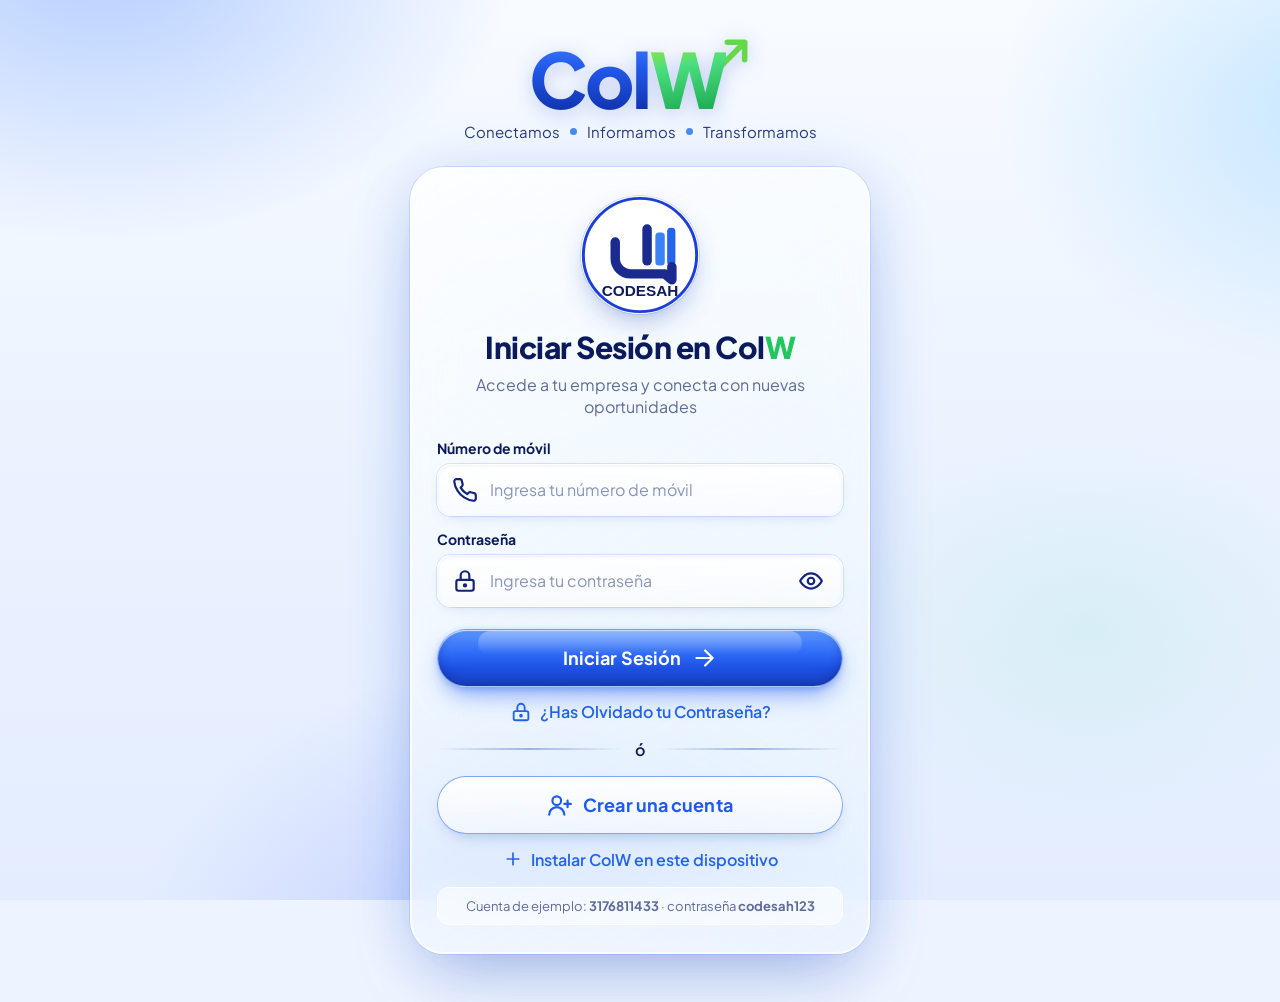
<file: index.html>
<!doctype html>
<html lang="es">
<head>
  <meta charset="utf-8" />
  <meta name="viewport" content="width=device-width, initial-scale=1, viewport-fit=cover" />
  <title>ColW · Red que transforma y conecta el mundo</title>
  <meta name="theme-color" content="#eef4ff" />
  <meta name="description" content="Red empresarial de CODESAH: conecta empresas, publica novedades y genera oportunidades." />
  <link rel="manifest" href="manifest.webmanifest" />
  <link rel="icon" href="img/favicon.svg" type="image/svg+xml" />
  <link rel="apple-touch-icon" href="img/apple-touch-icon.png" />
  <meta name="apple-mobile-web-app-capable" content="yes" />
  <meta name="mobile-web-app-capable" content="yes" />
  <meta name="apple-mobile-web-app-status-bar-style" content="black-translucent" />
  <meta name="apple-mobile-web-app-title" content="ColW" />
  <meta name="format-detection" content="telephone=no" />
  <link rel="preconnect" href="https://fonts.googleapis.com" />
  <link href="https://fonts.googleapis.com/css2?family=Plus+Jakarta+Sans:wght@400;500;600;700;800&display=swap" rel="stylesheet" />
  <link rel="stylesheet" href="css/styles.css" />
  <link rel="stylesheet" href="css/glass.css" />
</head>
<body>
  <div id="app"></div>
  <div id="modal-root"></div>
  <div id="toast" role="status" aria-live="polite"></div>
  <script src="js/icons.js"></script>
  <script src="js/mock-api.js"></script>
  <script src="js/store.js"></script>
  <script src="js/app.js"></script>
</body>
</html>
</file>
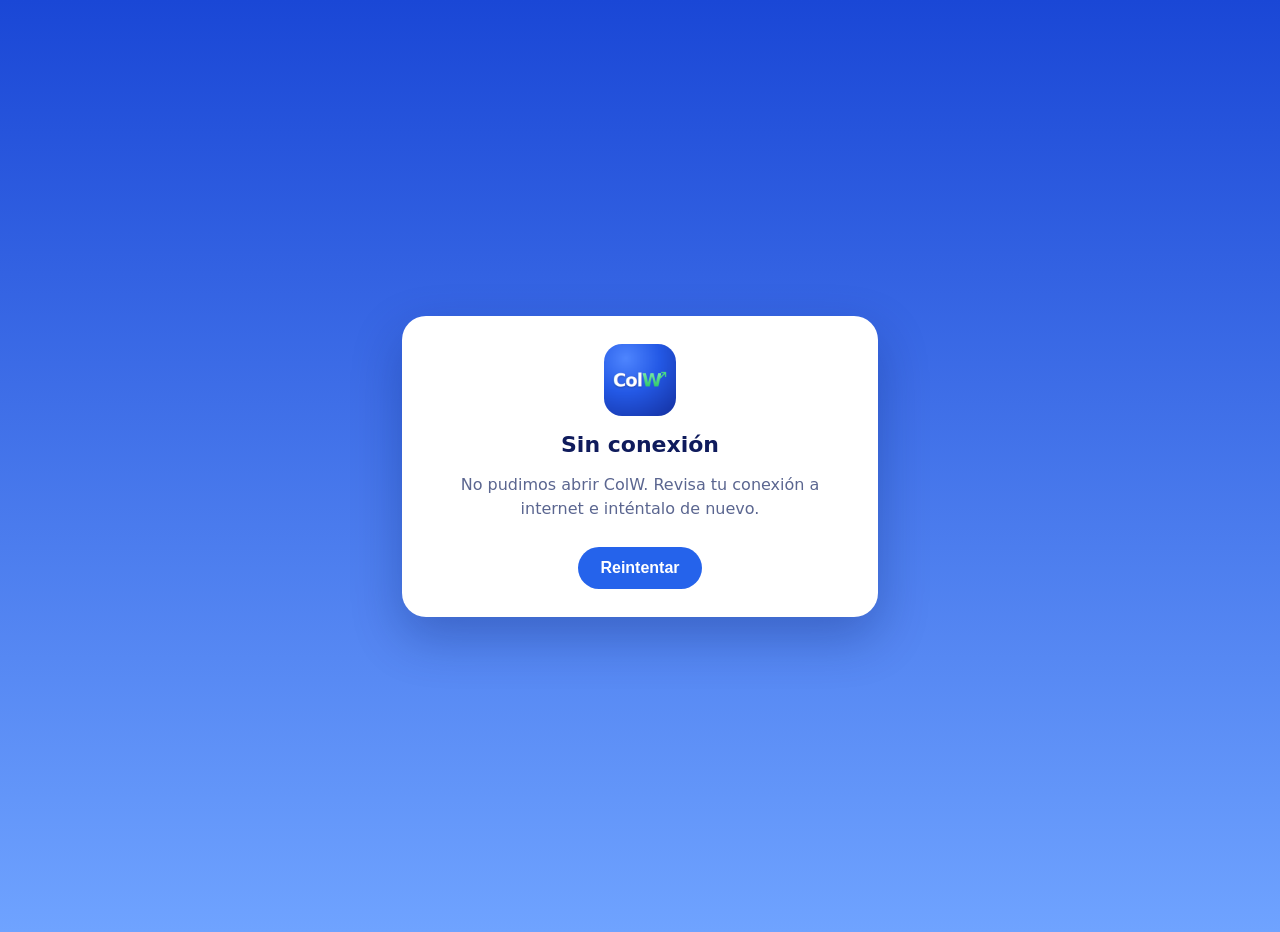
<file: offline.html>
<!doctype html>
<html lang="es"><head><meta charset="utf-8"><meta name="viewport" content="width=device-width,initial-scale=1,viewport-fit=cover">
<title>ColW · Sin conexión</title>
<style>body{margin:0;min-height:100vh;display:grid;place-items:center;background:linear-gradient(180deg,#1a47d6,#6fa3ff);font-family:system-ui,-apple-system,sans-serif;color:#0f1b5c;padding:16px}
.c{background:#fff;border-radius:24px;padding:28px;max-width:420px;text-align:center;box-shadow:0 20px 50px rgba(8,25,100,.3)}
h1{font-size:22px;margin:12px 0 6px}p{color:#5b6690;line-height:1.5}button{margin-top:10px;border:0;border-radius:999px;padding:12px 22px;background:#2563eb;color:#fff;font-weight:700;font-size:16px}</style></head>
<body><div class="c"><img src="img/icon-192.png" width="72" height="72" alt="ColW" style="border-radius:18px">
<h1>Sin conexión</h1><p>No pudimos abrir ColW. Revisa tu conexión a internet e inténtalo de nuevo.</p>
<button onclick="location.reload()">Reintentar</button></div></body></html>
</file>
<file: css/styles.css>
/* ============================ ColW — estilos ============================ */
:root {
  --blue-900: #0f1b5c;
  --blue-800: #14237a;
  --blue-700: #1d3fd8;
  --blue-600: #2563eb;
  --blue-500: #3b82f6;
  --blue-100: #e6eeff;
  --blue-50: #f3f7ff;
  --green: #4ade80;
  --green-dark: #22c55e;
  --red: #ef4444;
  --text: #0f1b5c;
  --muted: #5b6690;
  --line: #d6e0f5;
  --card: #ffffff;
  --radius: 18px;
  --shadow: 0 10px 30px rgba(20, 45, 140, .12);
  --shadow-sm: 0 3px 12px rgba(20, 45, 140, .08);
  font-family: 'Plus Jakarta Sans', system-ui, -apple-system, Segoe UI, Roboto, sans-serif;
  color: var(--text);
}
* { box-sizing: border-box; }
html, body { margin: 0; min-height: 100%; }
body {
  background: #eef3ff;
  -webkit-font-smoothing: antialiased;
}
button, input, select, textarea { font: inherit; color: inherit; }
button { cursor: pointer; border: 0; background: none; }
a { color: var(--blue-600); text-decoration: none; }
.ic { flex-shrink: 0; display: inline-block; vertical-align: middle; }
.hidden { display: none !important; }

/* ---------- cielo y marca ---------- */
.sky {
  min-height: 100vh;
  background:
    radial-gradient(ellipse 260px 90px at 8% 18%, rgba(255,255,255,.75), transparent 70%),
    radial-gradient(ellipse 200px 70px at 90% 12%, rgba(255,255,255,.6), transparent 70%),
    radial-gradient(ellipse 320px 110px at 0% 55%, rgba(255,255,255,.55), transparent 70%),
    radial-gradient(ellipse 280px 90px at 100% 42%, rgba(255,255,255,.45), transparent 70%),
    linear-gradient(180deg, #1a47d6 0%, #2f6ef0 35%, #6fa3ff 70%, #b9d2ff 100%);
  position: relative;
  overflow: hidden;
}
.sky::after { /* silueta de edificio de vidrio */
  content: ''; position: absolute; right: -40px; bottom: 0; width: 46%; height: 70%;
  background:
    repeating-linear-gradient(90deg, rgba(10,30,110,.55) 0 2px, transparent 2px 46px),
    repeating-linear-gradient(0deg, rgba(10,30,110,.45) 0 2px, transparent 2px 58px),
    linear-gradient(160deg, #3c6fe0, #10266f 70%);
  clip-path: polygon(12% 8%, 100% 0, 100% 100%, 0 100%, 0 14%);
  opacity: .55; pointer-events: none;
}
.sky::before {
  content: ''; position: absolute; left: -30px; bottom: 0; width: 32%; height: 42%;
  background:
    repeating-linear-gradient(90deg, rgba(10,30,110,.5) 0 2px, transparent 2px 38px),
    linear-gradient(200deg, #3c6fe0, #10266f 70%);
  clip-path: polygon(0 10%, 88% 0, 100% 6%, 100% 100%, 0 100%);
  opacity: .45; pointer-events: none;
}
.brand { text-align: center; color: #fff; position: relative; z-index: 1; user-select: none; }
.brand-logo { font-weight: 800; letter-spacing: -2px; line-height: 1; display: inline-flex; align-items: flex-end; text-shadow: 0 4px 16px rgba(0,0,30,.25); }
.brand-logo .w { background: linear-gradient(180deg, #86efac, #22c55e); -webkit-background-clip: text; background-clip: text; color: transparent; position: relative; }
.brand-logo .arrow { width: .5em; height: .5em; margin-left: -.18em; margin-bottom: .55em; color: #4ade80; }
.brand-tag { font-size: 15px; opacity: .95; display: flex; gap: 10px; justify-content: center; align-items: center; margin-top: 6px; flex-wrap: wrap; }
.brand-tag .dot { width: 7px; height: 7px; border-radius: 50%; background: var(--green); display: inline-block; }
.brand-sub { font-size: 11px; letter-spacing: 1.6px; font-weight: 600; margin-top: 2px; }

/* ---------- autenticación ---------- */
.auth-wrap { position: relative; z-index: 1; padding: calc(36px + env(safe-area-inset-top, 0px)) 16px calc(48px + env(safe-area-inset-bottom, 0px)); display: flex; flex-direction: column; align-items: center; }
.auth-wrap .brand-logo { font-size: 76px; }
.auth-back { position: absolute; left: 16px; top: calc(18px + env(safe-area-inset-top, 0px)); z-index: 2; }
.glass {
  width: 100%; max-width: 460px; margin-top: 26px;
  background: rgba(255,255,255,.92); backdrop-filter: blur(14px);
  border: 1px solid rgba(255,255,255,.8); border-radius: 30px; padding: 28px 26px;
  box-shadow: 0 30px 60px rgba(8, 25, 100, .3);
}
.company-badge { width: 118px; height: 118px; margin: 0 auto 14px; border-radius: 50%; display: grid; place-items: center; background: #fff; box-shadow: var(--shadow-sm); }
.company-badge img { width: 100%; height: 100%; border-radius: 50%; }
.auth-title { font-size: 30px; font-weight: 800; text-align: center; margin: 0; letter-spacing: -.5px; }
.auth-title .w { color: var(--green-dark); }
.auth-sub { text-align: center; color: var(--muted); margin: 8px 0 20px; line-height: 1.4; }
.auth-sub2 { text-align: center; font-weight: 800; font-size: 20px; margin: 4px 0 0; }
.auth-sub2 span { color: var(--blue-600); }

.field { margin-bottom: 14px; }
.field > label { display: block; font-weight: 700; font-size: 14px; margin-bottom: 7px; }
.input {
  display: flex; align-items: center; gap: 12px; background: #fff; border: 1.5px solid var(--line);
  border-radius: 14px; padding: 0 14px; min-height: 52px; transition: border-color .15s, box-shadow .15s;
}
.input:focus-within { border-color: var(--blue-500); box-shadow: 0 0 0 4px rgba(59,130,246,.15); }
.input .ic { color: var(--blue-800); }
.input input, .input select, .input textarea { flex: 1; border: 0; outline: 0; background: transparent; padding: 14px 0; min-width: 0; }
.input select { appearance: none; cursor: pointer; }
.input textarea { resize: vertical; min-height: 80px; }
.input input::placeholder, .input textarea::placeholder { color: #8a94b8; }
.input .suffix { color: var(--muted); font-size: 13px; white-space: nowrap; }
.input.stack { align-items: center; }
.input.stack .stack-body { flex: 1; display: flex; flex-direction: column; padding: 6px 0; }
.input.stack .stack-body b { font-size: 14px; }
.input.stack .stack-body select { padding: 2px 0 4px; color: var(--muted); }
.icon-btn { display: grid; place-items: center; color: var(--blue-800); padding: 4px; border-radius: 8px; }
.icon-btn:hover { background: var(--blue-50); }

.btn {
  display: inline-flex; align-items: center; justify-content: center; gap: 10px; border-radius: 999px;
  padding: 13px 22px; font-weight: 700; transition: transform .08s, box-shadow .15s, background .15s; white-space: nowrap;
}
.btn:active { transform: scale(.98); }
.btn:disabled { opacity: .6; cursor: default; }
.btn-primary { background: linear-gradient(180deg, #2f6bff, #1d4ed8); color: #fff; box-shadow: 0 8px 20px rgba(37,99,235,.35); }
.btn-primary:hover { box-shadow: 0 10px 26px rgba(37,99,235,.45); }
.btn-outline { border: 1.8px solid var(--blue-600); color: var(--blue-600); background: #fff; }
.btn-outline:hover { background: var(--blue-50); }
.btn-ghost { color: var(--blue-600); }
.btn-danger { background: #fff; color: var(--red); border: 1.8px solid #fecaca; }
.btn-block { width: 100%; font-size: 18px; padding: 15px; }
.btn-sm { padding: 8px 14px; font-size: 14px; }
.btn-rect { border-radius: 12px; }
.divider { display: flex; align-items: center; gap: 14px; color: var(--blue-900); margin: 16px 0; font-weight: 600; }
.divider::before, .divider::after { content: ''; flex: 1; height: 1.5px; background: #b8c3e3; }
.link-center { display: flex; justify-content: center; align-items: center; gap: 8px; margin-top: 14px; font-weight: 600; }
.form-error { background: #fef2f2; color: #b91c1c; border-radius: 12px; padding: 10px 14px; margin-bottom: 14px; font-size: 14px; }
.form-ok { background: #ecfdf5; color: #047857; border-radius: 12px; padding: 10px 14px; margin-bottom: 14px; font-size: 14px; }
.demo-hint { font-size: 13px; color: var(--muted); text-align: center; margin-top: 16px; background: var(--blue-50); border-radius: 12px; padding: 10px; }

/* ---------- estructura de la app ---------- */
.app-header {
  background: linear-gradient(180deg, #1a3fc4, #2a5ee8);
  padding: calc(14px + env(safe-area-inset-top, 0px)) max(16px, env(safe-area-inset-right, 0px)) 44px max(16px, env(safe-area-inset-left, 0px)); position: relative;
  display: grid; grid-template-columns: 56px 1fr 56px; align-items: center;
}
.app-header .brand-logo { font-size: 46px; }
.round-btn {
  width: 52px; height: 52px; border-radius: 50%; background: #fff; color: var(--blue-700);
  display: grid; place-items: center; box-shadow: var(--shadow); position: relative;
}
.round-btn.solid { background: var(--blue-700); color: #fff; border: 3px solid #fff; }
.round-btn .badge { position: absolute; top: 6px; right: 8px; width: 11px; height: 11px; border-radius: 50%; background: var(--red); border: 2px solid #fff; }
.main {
  max-width: 1120px; margin: -30px auto 0; padding: 0 16px calc(110px + env(safe-area-inset-bottom, 0px)); position: relative; z-index: 2;
}
.card { background: var(--card); border-radius: var(--radius); box-shadow: var(--shadow-sm); padding: 18px; margin-bottom: 14px; border: 1px solid #e7edfb; }
.section-title { display: flex; align-items: center; justify-content: space-between; gap: 10px; margin-bottom: 14px; }
.section-title h2 { margin: 0; font-size: 17px; font-weight: 800; text-transform: uppercase; display: flex; align-items: center; gap: 10px; letter-spacing: .2px; }
.section-title h2 .ic { color: var(--blue-600); }
.section-title a, .section-title button.more-link { font-size: 14px; font-weight: 600; color: var(--blue-600); display: flex; align-items: center; gap: 6px; }

.bottom-nav {
  position: fixed; left: 50%; transform: translateX(-50%); bottom: 12px; z-index: 20;
  width: min(760px, calc(100% - 24px)); background: #fff; border-radius: 22px; box-shadow: 0 10px 40px rgba(20,40,120,.18);
  display: flex; justify-content: space-around; padding: 8px 6px calc(6px + env(safe-area-inset-bottom, 0px));
}
.bottom-nav a { display: flex; flex-direction: column; align-items: center; gap: 3px; color: var(--blue-900); font-size: 13px; font-weight: 600; padding: 4px 10px 8px; position: relative; flex: 1; }
.bottom-nav a.active { color: var(--blue-600); }
.bottom-nav a.active::after { content: ''; position: absolute; bottom: 0; left: 18%; right: 18%; height: 4px; border-radius: 4px; background: var(--blue-600); }
.bottom-nav a .nav-badge { position: absolute; top: 0; right: calc(50% - 20px); min-width: 17px; height: 17px; border-radius: 9px; background: var(--red); color: #fff; font-size: 10px; display: grid; place-items: center; padding: 0 4px; }

/* ---------- inicio / feed ---------- */
.searchbar { display: flex; gap: 10px; }
.searchbar .input { flex: 1; border-radius: 999px; min-height: 48px; background: var(--blue-50); }
.select-pill { display: flex; align-items: center; gap: 8px; border: 1.5px solid var(--line); border-radius: 999px; padding: 0 14px; color: var(--blue-600); font-weight: 600; background: #fff; position: relative; }
.select-pill select { border: 0; outline: 0; background: transparent; color: var(--blue-600); font-weight: 600; appearance: none; padding-right: 18px; cursor: pointer; max-width: 150px; }
.select-pill .ic:last-child { position: absolute; right: 12px; pointer-events: none; }
.feed-tabs { display: flex; gap: 8px; margin-top: 12px; }
.chip { padding: 7px 14px; border-radius: 999px; background: var(--blue-50); color: var(--blue-800); font-weight: 600; font-size: 14px; border: 1.5px solid transparent; }
.chip.active { background: var(--blue-600); color: #fff; }

.stories { display: flex; gap: 16px; overflow-x: auto; padding: 4px 2px 6px; scrollbar-width: thin; }
.story { display: flex; flex-direction: column; align-items: center; gap: 6px; font-size: 13px; font-weight: 600; min-width: 76px; text-align: center; }
.story .ring { width: 74px; height: 74px; border-radius: 50%; padding: 3px; background: linear-gradient(135deg, var(--blue-600), var(--green)); position: relative; }
.story .ring > * { border: 3px solid #fff; }
.story .plus { position: absolute; right: -2px; bottom: -2px; width: 26px; height: 26px; border-radius: 50%; background: var(--blue-600); color: #fff; display: grid; place-items: center; border: 3px solid #fff; }
.story span { max-width: 80px; overflow: hidden; text-overflow: ellipsis; white-space: nowrap; }

.avatar { border-radius: 50%; object-fit: cover; background: #fff; display: grid; place-items: center; overflow: hidden; flex-shrink: 0; }
.avatar img { width: 100%; height: 100%; object-fit: cover; }
.avatar svg.gen { width: 100%; height: 100%; }

.post { display: grid; grid-template-columns: minmax(0, 1fr) minmax(0, 1.35fr); gap: 18px; align-items: start; }
.post-head { display: flex; gap: 12px; align-items: flex-start; }
.post-head .who { min-width: 0; }
.post-head .name { font-weight: 800; font-size: 18px; display: flex; align-items: center; gap: 6px; }
.post-head .name .ic { color: var(--blue-600); }
.post-head .meta { color: var(--muted); font-size: 14px; margin-top: 2px; }
.post-head .loc { display: flex; align-items: center; gap: 4px; font-size: 14px; margin-top: 4px; }
.post-text { margin: 12px 0; line-height: 1.5; font-size: 15px; white-space: pre-wrap; word-break: break-word; }
.hashtag { color: var(--blue-600); font-weight: 600; cursor: pointer; }
.post-actions { display: flex; gap: 22px; margin-top: 8px; }
.post-actions button { display: flex; align-items: center; gap: 6px; font-weight: 600; font-size: 16px; color: var(--blue-900); padding: 4px; border-radius: 8px; }
.post-actions button:hover { background: var(--blue-50); }
.post-actions button.liked { color: var(--red); }
.post-actions button.liked .ic { fill: var(--red); stroke: var(--red); }
.post-side { display: flex; flex-direction: column; gap: 10px; }
.post-top { display: flex; justify-content: flex-end; align-items: center; gap: 12px; color: var(--muted); font-size: 14px; }
.post-media { border-radius: 14px; overflow: hidden; aspect-ratio: 16 / 6.2; background: #1b2a6b; position: relative; }
.post-media img { width: 100%; height: 100%; object-fit: cover; display: block; }
.post-media.photo { aspect-ratio: 4 / 3; }
.banner { position: absolute; inset: 0; display: flex; align-items: center; padding: 0 26px; color: #fff; overflow: hidden; }
.banner h3 { margin: 0; font-size: clamp(18px, 2.4vw, 28px); font-weight: 800; text-transform: uppercase; line-height: 1.1; max-width: 62%; position: relative; z-index: 1; text-shadow: 0 2px 10px rgba(0,0,0,.3); }
.banner h3::after { content: ''; display: block; width: 70px; height: 4px; background: var(--green); margin-top: 10px; border-radius: 2px; }
.banner .emoji { position: absolute; right: 6%; top: 50%; transform: translateY(-50%); font-size: clamp(56px, 8vw, 96px); filter: drop-shadow(0 8px 20px rgba(0,0,0,.35)); }
.banner .mark { position: absolute; right: 14px; bottom: 10px; font-weight: 800; font-size: 20px; }
.banner .mark b { color: var(--green); }
.follow-btn { align-self: flex-end; }
.follow-btn.following { background: var(--blue-600); color: #fff; }
.comments { grid-column: 1 / -1; border-top: 1px solid var(--line); padding-top: 12px; }
.comment { display: flex; gap: 10px; margin-bottom: 10px; }
.comment .bubble { background: var(--blue-50); border-radius: 14px; padding: 8px 12px; font-size: 14px; }
.comment .bubble b { display: block; font-size: 13px; }
.comment-form { display: flex; gap: 8px; }
.comment-form .input { flex: 1; min-height: 44px; border-radius: 999px; }

.menu-pop { position: absolute; right: 0; top: 28px; background: #fff; border-radius: 12px; box-shadow: var(--shadow); padding: 6px; z-index: 5; min-width: 180px; }
.menu-pop button { display: flex; align-items: center; gap: 10px; width: 100%; padding: 10px 12px; border-radius: 8px; text-align: left; font-weight: 600; font-size: 14px; }
.menu-pop button:hover { background: var(--blue-50); }
.menu-pop button.danger { color: var(--red); }

/* ---------- perfil de empresa ---------- */
.profile-top { display: grid; grid-template-columns: auto 1fr auto; gap: 20px; align-items: center; }
.profile-logo { width: 140px; height: 140px; border-radius: 50%; border: 3px solid var(--blue-600); padding: 6px; background: #fff; position: relative; }
.profile-logo .avatar { width: 100% !important; height: 100% !important; }
.profile-logo .edit-dot { position: absolute; right: -6px; bottom: -2px; width: 36px; height: 36px; border-radius: 50%; background: var(--blue-600); color: #fff; display: grid; place-items: center; border: 3px solid #fff; }
.profile-name { font-size: 32px; font-weight: 800; margin: 0; display: flex; align-items: center; gap: 8px; letter-spacing: -.3px; }
.profile-name .ic { color: var(--blue-600); }
.profile-line { display: flex; align-items: center; gap: 10px; font-size: 17px; margin-top: 8px; }
.flag { width: 28px; height: 19px; border-radius: 3px; overflow: hidden; display: inline-flex; flex-direction: column; box-shadow: 0 0 0 1px rgba(0,0,0,.06); }
.flag i { display: block; }
.contact-box { background: var(--blue-50); border-radius: 14px; padding: 12px 16px; }
.contact-box .tagline { color: var(--blue-700); font-size: 14px; margin-bottom: 8px; display: flex; gap: 8px; align-items: center; flex-wrap: wrap; }
.contact-box .tagline .dot { width: 7px; height: 7px; border-radius: 50%; background: var(--blue-600); display: inline-block; }
.contact-box b { display: block; margin-bottom: 6px; }
.contact-box a { display: flex; align-items: center; gap: 8px; color: var(--blue-900); font-size: 16px; margin-bottom: 4px; word-break: break-all; }
.contact-box a .ic { color: var(--blue-600); }
.profile-actions { display: flex; gap: 10px; flex-wrap: wrap; margin-top: 14px; }
.stats { display: grid; grid-template-columns: repeat(3, 1fr); gap: 10px; }
.stat { background: #fff; border: 1px solid #e7edfb; border-radius: 16px; text-align: center; padding: 12px 8px; box-shadow: var(--shadow-sm); }
.stat .ico { width: 54px; height: 54px; border-radius: 50%; margin: 0 auto 4px; display: grid; place-items: center; background: var(--blue-100); color: var(--blue-600); }
.stat b { font-size: 26px; display: block; }
.stat span { font-size: 14px; }

.data-grid { display: grid; grid-template-columns: repeat(auto-fit, minmax(150px, 1fr)); gap: 10px; }
.data-item { display: flex; align-items: center; gap: 12px; border: 1px solid var(--line); border-radius: 14px; padding: 12px; }
.data-item .ic { color: var(--blue-600); }
.data-item small { display: block; font-size: 14px; color: var(--blue-800); }
.data-item b { color: var(--blue-600); font-size: 18px; }

.products { display: grid; grid-template-columns: repeat(auto-fill, minmax(120px, 1fr)); gap: 10px; }
.product { border: 1px solid var(--line); border-radius: 14px; padding: 14px 8px; text-align: center; font-size: 14px; font-weight: 500; background: #fff; }
.product .pic { font-size: 46px; height: 64px; display: grid; place-items: center; }

.split { display: grid; grid-template-columns: 1.6fr 1fr; gap: 14px; }
.hero {
  border-radius: var(--radius); overflow: hidden; position: relative; min-height: 330px; color: #fff; padding: 26px;
  background:
    linear-gradient(90deg, rgba(6,16,60,.9) 0%, rgba(10,30,100,.55) 55%, rgba(10,30,100,.1) 100%),
    repeating-linear-gradient(90deg, rgba(255,255,255,.12) 0 2px, transparent 2px 40px),
    repeating-linear-gradient(0deg, rgba(255,255,255,.1) 0 2px, transparent 2px 50px),
    linear-gradient(150deg, #5b8cff 0%, #1e3a9a 55%, #0d1b52 100%);
  display: flex; flex-direction: column; justify-content: flex-end;
}
.hero h3 { font-size: clamp(22px, 3vw, 32px); margin: 0 0 16px; line-height: 1.12; font-weight: 800; text-transform: uppercase; max-width: 520px; }
.hero h3 em { font-style: normal; color: #60a5fa; }
.hero .pillars { display: flex; gap: 18px; flex-wrap: wrap; font-size: 14px; margin-bottom: 18px; }
.hero .pillars span { display: flex; align-items: center; gap: 6px; }
.hero .dots { position: absolute; bottom: 26px; right: 26px; display: flex; gap: 8px; }
.hero .dots button { width: 12px; height: 12px; border-radius: 50%; background: rgba(255,255,255,.6); }
.hero .dots button.on { background: var(--blue-500); }
.hero .slide-mark { position: absolute; right: 26px; top: 22px; font-size: 26px; font-weight: 800; }
.hero .slide-mark b { color: var(--green); }

.bot { border-radius: var(--radius); overflow: hidden; background: #fff; border: 1px solid #e7edfb; box-shadow: var(--shadow-sm); display: flex; flex-direction: column; max-height: 420px; }
.bot-head { background: linear-gradient(180deg, #1d3fd8, #1a3ab8); color: #fff; padding: 12px 16px; display: flex; align-items: center; gap: 12px; }
.bot-head .bot-av { width: 44px; height: 44px; border-radius: 50%; background: #fff; color: var(--blue-700); display: grid; place-items: center; }
.bot-head small { display: flex; align-items: center; gap: 6px; opacity: .9; }
.bot-head small::before { content: ''; width: 8px; height: 8px; border-radius: 50%; background: var(--green); }
.bot-head .min { margin-left: auto; color: #fff; }
.bot-body { padding: 12px; overflow-y: auto; flex: 1; display: flex; flex-direction: column; gap: 8px; min-height: 120px; }
.bot-msg { background: var(--blue-50); border-radius: 14px; padding: 10px 12px; font-size: 14px; max-width: 90%; line-height: 1.45; }
.bot-msg.me { align-self: flex-end; background: var(--blue-600); color: #fff; }
.bot-opt { display: flex; align-items: center; gap: 10px; border: 1.5px solid #bcd0ff; border-radius: 12px; padding: 9px 12px; color: var(--blue-700); font-weight: 600; font-size: 14px; background: #fff; text-align: left; }
.bot-opt:hover { background: var(--blue-50); }
.bot-foot { display: flex; gap: 8px; padding: 10px; border-top: 1px solid var(--line); }
.bot-foot input { flex: 1; border: 1.5px solid var(--line); border-radius: 12px; padding: 10px 12px; outline: 0; }
.send-btn { width: 44px; height: 44px; border-radius: 12px; background: var(--blue-600); color: #fff; display: grid; place-items: center; }

.quick-links { display: grid; grid-template-columns: repeat(3, 1fr); }
.quick-links button, .quick-links a { display: flex; align-items: center; justify-content: center; gap: 12px; padding: 6px; text-align: left; color: var(--blue-900); border-right: 1px solid var(--line); }
.quick-links > *:last-child { border-right: 0; }
.quick-links b { display: block; }
.quick-links small { color: var(--blue-600); }
.quick-links .ic { color: var(--blue-900); }
.dian { font-size: 30px; font-weight: 800; letter-spacing: 3px; background: linear-gradient(90deg, #0ea5e9, #1e3a8a 60%, #16a34a); -webkit-background-clip: text; background-clip: text; color: transparent; line-height: 1; }

.cats { display: grid; grid-template-columns: repeat(auto-fill, minmax(120px, 1fr)); gap: 14px; }
.cat { display: flex; flex-direction: column; align-items: center; gap: 8px; text-align: center; font-size: 15px; color: var(--blue-900); }
.cat .bubble { width: 110px; height: 110px; border-radius: 50%; display: grid; place-items: center; font-size: 50px; border: 3px solid #fff; box-shadow: 0 0 0 2px var(--blue-500), var(--shadow-sm); transition: transform .15s; }
.cat:hover .bubble { transform: translateY(-3px); }
.cat.active .bubble { box-shadow: 0 0 0 4px var(--green-dark), var(--shadow-sm); }

/* ---------- editar perfil ---------- */
.step-head { display: flex; gap: 16px; align-items: center; margin-bottom: 14px; }
.step-num { width: 60px; height: 60px; border-radius: 50%; background: var(--blue-600); color: #fff; font-size: 30px; font-weight: 800; display: grid; place-items: center; flex-shrink: 0; box-shadow: 0 6px 16px rgba(37,99,235,.35); }
.step-head h2 { margin: 0; font-size: 21px; font-weight: 800; text-transform: uppercase; }
.step-head p { margin: 4px 0 0; color: var(--muted); }
.add-row { display: flex; gap: 12px; }
.add-row .input { flex: 1; }
.subhead { color: var(--blue-600); font-weight: 800; font-size: 14px; margin: 16px 0 10px; text-transform: uppercase; }
.pchips { display: grid; grid-template-columns: repeat(auto-fill, minmax(200px, 1fr)); gap: 10px; }
.pchip { display: flex; align-items: center; gap: 12px; border: 1px solid var(--line); border-radius: 14px; padding: 12px; background: #fff; }
.pchip .pic { font-size: 28px; }
.pchip span { flex: 1; font-size: 15px; }
.pchip button { width: 30px; height: 30px; border-radius: 50%; border: 1.5px solid var(--line); display: grid; place-items: center; color: var(--blue-900); }
.pchip button:hover { background: #fee2e2; color: var(--red); border-color: #fecaca; }
.identity { display: grid; grid-template-columns: 1fr 0.8fr 1fr; gap: 16px; }
.dropzone { border: 2px dashed var(--blue-500); border-radius: 16px; display: flex; flex-direction: column; align-items: center; justify-content: center; text-align: center; padding: 24px; min-height: 240px; color: var(--blue-900); cursor: pointer; transition: background .15s; }
.dropzone.drag, .dropzone:hover { background: var(--blue-50); }
.dropzone small { color: var(--muted); margin-top: 10px; line-height: 1.5; }
.preview { text-align: center; }
.preview .label { color: var(--blue-600); font-weight: 800; font-size: 14px; text-align: left; margin-bottom: 8px; }
.preview .box { border: 1px solid var(--line); border-radius: 16px; padding: 16px; }
.preview .avatar { width: 150px; height: 150px; margin: 0 auto; box-shadow: var(--shadow-sm); }
.preview em { display: block; margin-top: 10px; font-size: 15px; }
.slogan-box { background: var(--blue-50); border-radius: 16px; padding: 16px; }
.slogan-box h4 { margin: 0 0 6px; display: flex; align-items: center; gap: 10px; font-size: 16px; }
.slogan-box p { margin: 0 0 10px; color: var(--blue-800); }
.slogan-box textarea { width: 100%; border: 1.5px solid var(--line); border-radius: 12px; padding: 12px; min-height: 90px; resize: vertical; outline: 0; background: #fff; }
.slogan-box .count { text-align: right; font-size: 12px; color: var(--muted); margin-top: -26px; margin-right: 10px; position: relative; }
.tip { display: flex; gap: 10px; align-items: center; border: 1px solid var(--line); border-radius: 12px; padding: 10px 12px; margin-top: 12px; font-size: 13px; color: var(--blue-800); }
.tip .ic { color: #eab308; }
.data-edit { display: grid; grid-template-columns: repeat(auto-fit, minmax(170px, 1fr)); gap: 12px; }
.data-edit .de { border: 1px solid var(--line); border-radius: 16px; padding: 14px 10px; text-align: center; }
.data-edit .de .ico { width: 58px; height: 58px; border-radius: 50%; background: var(--blue-600); color: #fff; display: grid; place-items: center; margin: 0 auto 8px; }
.data-edit .de h5 { margin: 0 0 8px; font-size: 13px; font-weight: 800; text-transform: uppercase; }
.data-edit .de input, .data-edit .de select { width: 100%; border: 1.5px solid var(--line); border-radius: 10px; padding: 10px; text-align: center; font-weight: 700; font-size: 17px; outline: 0; background: #fff; }
.data-edit .de input:focus, .data-edit .de select:focus { border-color: var(--blue-500); }
.data-edit .de small { display: block; color: var(--blue-800); font-size: 13px; margin-top: 8px; line-height: 1.35; }
.form-actions { display: flex; justify-content: flex-end; gap: 12px; margin-top: 16px; flex-wrap: wrap; }

/* ---------- antecedentes ---------- */
.ant-grid { display: grid; grid-template-columns: 0.8fr 2fr; gap: 14px; }
.ant-info { border: 1px solid var(--line); border-radius: 14px; padding: 16px; }
.ant-info dt { color: var(--blue-700); font-size: 14px; margin-top: 12px; }
.ant-info dd { margin: 2px 0 0; font-size: 17px; }
.ant-main { border: 1px solid var(--line); border-radius: 14px; padding: 16px; }
.ant-main h3 { margin: 0 0 6px; }
.info-bar { display: flex; gap: 12px; align-items: center; background: var(--blue-50); border-radius: 12px; padding: 10px 14px; margin: 12px 0; font-size: 14px; color: var(--blue-800); }
.info-bar .ic { color: var(--blue-600); }
.ant-row { display: grid; grid-template-columns: 1.4fr 1fr; gap: 12px; }
.cgr { display: grid; grid-template-columns: auto 1fr; gap: 18px; align-items: center; border: 1px solid var(--line); border-radius: 14px; padding: 16px; margin: 12px 0; }
.cgr-logo { display: flex; align-items: center; gap: 12px; }
.cgr-logo .circle { width: 76px; height: 76px; border-radius: 50%; background: conic-gradient(#f5b400 0 35%, #1a2a6c 35% 70%, #f5b400 70% 100%); display: grid; place-items: center; }
.cgr-logo .circle i { width: 38px; height: 38px; border-radius: 50%; background: #e1261c; border: 8px solid #fff; box-sizing: content-box; }
.cgr-logo b { font-size: 26px; display: block; line-height: 1; color: #1a2a6c; }
.cgr-logo small { font-weight: 700; font-size: 11px; letter-spacing: 1px; color: #1a2a6c; }
.cgr ol { list-style: none; margin: 0; padding: 0; display: grid; gap: 8px; }
.cgr li { display: flex; gap: 10px; font-size: 13px; color: var(--muted); }
.cgr li b { display: block; color: var(--blue-900); font-size: 14px; }
.cgr li .n { width: 26px; height: 26px; border-radius: 50%; background: var(--blue-600); color: #fff; font-weight: 700; display: grid; place-items: center; flex-shrink: 0; font-size: 13px; }

/* ---------- mensajes ---------- */
.chat-layout { display: grid; grid-template-columns: 320px 1fr; gap: 14px; min-height: 60vh; }
.conv-list .conv { display: flex; gap: 12px; align-items: center; padding: 10px; border-radius: 12px; width: 100%; text-align: left; }
.conv-list .conv:hover, .conv-list .conv.active { background: var(--blue-50); }
.conv .avatar { width: 48px; height: 48px; }
.conv .txt { flex: 1; min-width: 0; }
.conv .txt b { display: block; }
.conv .txt span { color: var(--muted); font-size: 13px; overflow: hidden; text-overflow: ellipsis; white-space: nowrap; display: block; }
.conv .unread { background: var(--blue-600); color: #fff; font-size: 12px; border-radius: 10px; padding: 1px 7px; }
.chat { display: flex; flex-direction: column; padding: 0; overflow: hidden; }
.chat-head { display: flex; align-items: center; gap: 12px; padding: 14px 16px; border-bottom: 1px solid var(--line); }
.chat-head .avatar { width: 42px; height: 42px; }
.chat-body { flex: 1; overflow-y: auto; padding: 16px; display: flex; flex-direction: column; gap: 8px; max-height: 58vh; min-height: 300px; background: #f8faff; }
.msg { max-width: 72%; padding: 10px 14px; border-radius: 16px; background: #fff; box-shadow: var(--shadow-sm); font-size: 15px; line-height: 1.4; word-break: break-word; }
.msg.me { align-self: flex-end; background: var(--blue-600); color: #fff; }
.msg time { display: block; font-size: 11px; opacity: .7; margin-top: 4px; }
.chat-foot { display: flex; gap: 10px; padding: 12px; border-top: 1px solid var(--line); }
.chat-foot input { flex: 1; border: 1.5px solid var(--line); border-radius: 999px; padding: 12px 16px; outline: 0; }
.empty { text-align: center; color: var(--muted); padding: 40px 16px; }
.empty .ic { color: #b8c3e3; margin-bottom: 8px; }

/* ---------- explorar ---------- */
.company-grid { display: grid; grid-template-columns: repeat(auto-fill, minmax(250px, 1fr)); gap: 12px; }
.company-card { display: flex; flex-direction: column; gap: 10px; }
.company-card .top { display: flex; gap: 12px; align-items: center; cursor: pointer; }
.company-card .avatar { width: 58px; height: 58px; border: 2px solid var(--blue-100); }
.company-card b { display: flex; align-items: center; gap: 4px; }
.company-card b .ic { color: var(--blue-600); }
.company-card small { color: var(--muted); display: block; }
.company-card p { margin: 0; font-size: 14px; color: var(--blue-800); font-style: italic; min-height: 20px; }
.company-card .row { display: flex; gap: 8px; }
.company-card .row .btn { flex: 1; }

/* ---------- notificaciones / modales ---------- */
.overlay { position: fixed; inset: 0; background: rgba(8,20,70,.45); z-index: 50; display: flex; align-items: center; justify-content: center; padding: 16px; animation: fade .15s; }
.modal { background: #fff; border-radius: 22px; width: 100%; max-width: 560px; max-height: 90vh; overflow-y: auto; padding: 22px; box-shadow: 0 30px 80px rgba(0,0,40,.35); animation: pop .18s; }
.modal-head { display: flex; justify-content: space-between; align-items: center; margin-bottom: 14px; }
.modal-head h3 { margin: 0; font-size: 20px; }
.notif-panel { position: fixed; top: calc(76px + env(safe-area-inset-top, 0px)); right: max(16px, calc(50% - 560px)); width: min(380px, calc(100% - 32px)); background: #fff; border-radius: 18px; box-shadow: 0 20px 60px rgba(0,0,50,.25); z-index: 40; max-height: 70vh; overflow-y: auto; padding: 14px; animation: pop .15s; }
.notif { display: flex; gap: 10px; padding: 10px; border-radius: 12px; align-items: flex-start; cursor: pointer; }
.notif:hover { background: var(--blue-50); }
.notif.unread { background: #eef4ff; }
.notif .avatar { width: 40px; height: 40px; }
.notif p { margin: 0; font-size: 14px; }
.notif small { color: var(--muted); }
.theme-pick { display: flex; gap: 8px; flex-wrap: wrap; }
.theme-pick button { padding: 8px 12px; border-radius: 10px; border: 1.5px solid var(--line); font-size: 14px; }
.theme-pick button.on { border-color: var(--blue-600); background: var(--blue-50); color: var(--blue-700); font-weight: 700; }
.img-preview { position: relative; margin-top: 10px; }
.img-preview img { width: 100%; border-radius: 12px; max-height: 240px; object-fit: cover; }
.img-preview button { position: absolute; top: 8px; right: 8px; background: #fff; border-radius: 50%; width: 32px; height: 32px; display: grid; place-items: center; box-shadow: var(--shadow-sm); }
.story-view { position: fixed; inset: 0; background: rgba(5,10,40,.92); z-index: 60; display: flex; align-items: center; justify-content: center; flex-direction: column; padding: 16px; }
.story-view .bars { width: min(560px, 100%); display: flex; gap: 4px; margin-bottom: 12px; }
.story-view .bars span { flex: 1; height: 3px; background: rgba(255,255,255,.3); border-radius: 2px; overflow: hidden; }
.story-view .bars i { display: block; height: 100%; background: #fff; width: 0; }
.story-view .bars i.done { width: 100%; }
.story-view .bars i.run { animation: grow 5s linear forwards; }
.story-view .who .grow { flex: 1; }
.story-view .who .sv-close { color: #fff; background: transparent; box-shadow: none; }
.story-view .frame { position: relative; }
.story-view .sv-nav { position: absolute; top: 0; bottom: 0; border: 0; background: transparent; padding: 0; cursor: pointer; -webkit-tap-highlight-color: transparent; }
.story-view .sv-nav.prev { left: 0; width: 35%; }
.story-view .sv-nav.next { right: 0; width: 65%; }
.story-view .who { color: #fff; display: flex; align-items: center; gap: 10px; width: min(560px, 100%); margin-bottom: 12px; font-weight: 700; }
.story-view .who .avatar { width: 40px; height: 40px; }
.story-view .frame { width: min(560px, 100%); border-radius: 18px; overflow: hidden; }
.story-view .frame .post-media { aspect-ratio: 9 / 12; }
.story-view .frame .banner h3 { max-width: 100%; font-size: 30px; }
.story-view .frame .banner { align-items: flex-end; padding-bottom: 40px; }
.story-view .frame .banner .emoji { top: 30%; right: 50%; transform: translate(50%, -50%); font-size: 120px; }
.story-view p { color: #fff; width: min(560px, 100%); }
.story-view .story-photo img { width: 100%; height: 100%; object-fit: cover; display: block; }

#toast { position: fixed; left: 50%; bottom: 100px; transform: translateX(-50%) translateY(20px); background: var(--blue-900); color: #fff; padding: 12px 20px; border-radius: 12px; font-weight: 600; opacity: 0; pointer-events: none; transition: all .25s; z-index: 100; max-width: calc(100% - 32px); text-align: center; }
#toast.show { opacity: 1; transform: translateX(-50%) translateY(0); }

.settings-list button, .settings-list a { display: flex; align-items: center; gap: 14px; width: 100%; padding: 14px 10px; border-bottom: 1px solid var(--line); text-align: left; font-weight: 600; color: var(--blue-900); }
.settings-list .ic { color: var(--blue-600); }
.settings-list .grow { flex: 1; }
.settings-list .danger, .settings-list .danger .ic { color: var(--red); }

@keyframes fade { from { opacity: 0; } }
@keyframes pop { from { opacity: 0; transform: scale(.96) translateY(6px); } }
@keyframes grow { to { width: 100%; } }
.spinner { width: 34px; height: 34px; border-radius: 50%; border: 4px solid var(--blue-100); border-top-color: var(--blue-600); animation: spin .8s linear infinite; margin: 40px auto; }
@keyframes spin { to { transform: rotate(360deg); } }

/* ---------- responsive ---------- */
@media (max-width: 900px) {
  .split, .ant-grid, .identity { grid-template-columns: 1fr; }
  .profile-top { grid-template-columns: auto 1fr; }
  .profile-top > div:last-child { grid-column: 1 / -1; }
  .chat-layout { grid-template-columns: 1fr; }
  .chat-layout.in-chat .conv-list { display: none; }
  .chat-layout:not(.in-chat) .chat { display: none; }
}
@media (max-width: 680px) {
  .post { grid-template-columns: 1fr; }
  .post-side { order: -1; }
  .auth-wrap .brand-logo { font-size: 60px; }
  .app-header .brand-logo { font-size: 38px; }
  .app-header .brand-sub { font-size: 9px; letter-spacing: 1px; }
  .round-btn { width: 46px; height: 46px; }
  .app-header { grid-template-columns: 46px 1fr 46px; }
  .profile-logo { width: 96px; height: 96px; }
  .profile-name { font-size: 24px; }
  .quick-links { grid-template-columns: 1fr; gap: 10px; }
  .quick-links > * { border-right: 0 !important; justify-content: flex-start; }
  .ant-row, .cgr { grid-template-columns: 1fr; }
  .add-row { flex-direction: column; }
  .bottom-nav a { font-size: 11px; padding: 4px 2px 8px; }
  .step-num { width: 48px; height: 48px; font-size: 24px; }
  .glass { padding: 22px 18px; }
  .auth-title { font-size: 25px; }
  .cat .bubble { width: 88px; height: 88px; font-size: 40px; }
}

/* ---------- app instalada ---------- */
html { -webkit-tap-highlight-color: transparent; -webkit-text-size-adjust: 100%; }
@media (display-mode: standalone) {
  body { overscroll-behavior-y: none; }
  .bottom-nav, .app-header, .round-btn, .btn { -webkit-user-select: none; user-select: none; }
}
.install-steps { margin: 0 0 6px; padding-left: 22px; display: grid; gap: 10px; line-height: 1.5; }
.install-steps .ic { color: var(--blue-600); vertical-align: -3px; }
#install-link { color: var(--blue-600); }

/* ---------- ajustes para celular ---------- */
.searchbar .input, .add-row .input, .comment-form .input, .chat-foot input, .bot-foot input { min-width: 0; }
.post > *, .split > *, .ant-grid > *, .profile-top > *, .identity > * { min-width: 0; }
@media (max-width: 680px) {
  .searchbar { flex-wrap: wrap; }
  .searchbar .input { flex: 1 1 100%; }
  .select-pill { flex: 1 1 100%; min-height: 44px; }
  .select-pill select { max-width: none; flex: 1; }
  .profile-name { flex-wrap: wrap; word-break: break-word; }
}
html, body { overflow-x: clip; }
.chat-layout > *, .ant-row > *, .stats > * { min-width: 0; }
.stats { grid-template-columns: repeat(3, minmax(0, 1fr)); }
@media (max-width: 900px) { .chat-layout { grid-template-columns: minmax(0, 1fr); } }
@media (max-width: 680px) { .ant-row, .ant-grid { grid-template-columns: minmax(0, 1fr); } }
@media (max-width: 400px) {
  .stat { padding: 10px 4px; }
  .stat .ico { width: 42px; height: 42px; }
  .stat b { font-size: 21px; }
  .stat span { font-size: 11.5px; overflow-wrap: anywhere; }
}
.section-title { flex-wrap: wrap; }
.section-title h2 { min-width: 0; }
@media (max-width: 400px) {
  .section-title h2 { font-size: 15px; }
  .cgr-logo b { font-size: 20px; }
  .cgr-logo .circle { width: 58px; height: 58px; }
  .cgr-logo .circle i { width: 28px; height: 28px; border-width: 6px; }
}
.bottom-nav a span:not(.nav-badge) { white-space: nowrap; }
@media (max-width: 400px) { .bottom-nav a { font-size: 10.5px; padding-inline: 0; } }
</file>
<file: css/glass.css>
/* =====================================================================
   ColW — Liquid Glass
   Capa de diseño sobre styles.css: vidrio esmerilado translúcido, brillos
   especulares, botones "gota" y fondo claro con luz azul difusa.
   ===================================================================== */
:root {
  --ink: #0b1a5c;
  --ink-2: #1e2f7a;
  --blue: #1f5af0;
  --blue-bright: #3b82f6;
  --leaf: #22c55e;
  --leaf-2: #84cc16;
  --muted: #5d6b98;
  --glass-fill: linear-gradient(150deg, rgba(255, 255, 255, .82) 0%, rgba(255, 255, 255, .52) 55%, rgba(240, 246, 255, .6) 100%);
  --glass-strong: linear-gradient(150deg, rgba(255, 255, 255, .95), rgba(246, 250, 255, .78));
  --glass-edge: rgba(255, 255, 255, .9);
  --glass-ring: rgba(120, 160, 255, .22);
  --glass-shadow:
    inset 0 1px 0 rgba(255, 255, 255, .95),
    inset 0 -1px 0 rgba(170, 195, 255, .35),
    0 0 0 1px var(--glass-ring),
    0 14px 34px -10px rgba(25, 60, 170, .22),
    0 2px 8px rgba(25, 60, 170, .06);
  --glass-blur: blur(22px) saturate(185%);
  --radius: 22px;
}

/* ---------- fondo: luz azul difusa que el vidrio refracta ---------- */
body { background: #eef4ff; color: var(--ink); }
body::before {
  content: ''; position: fixed; inset: 0; z-index: -1; pointer-events: none;
  background:
    radial-gradient(42rem 30rem at 8% -6%, rgba(80, 140, 255, .42), transparent 62%),
    radial-gradient(36rem 28rem at 105% 12%, rgba(120, 200, 255, .38), transparent 60%),
    radial-gradient(40rem 32rem at 40% 108%, rgba(90, 120, 255, .26), transparent 60%),
    radial-gradient(26rem 20rem at 85% 70%, rgba(140, 230, 200, .18), transparent 62%),
    linear-gradient(180deg, #f8fbff 0%, #eaf2ff 55%, #e4edff 100%);
}

/* ---------- vidrio: tarjetas, paneles y barras ---------- */
.card, .glass, .glass-card, .modal, .notif-panel, .bottom-nav, .stat, .data-item, .product, .pchip, .data-edit .de,
.ant-info, .ant-main, .cgr, .bot, .slogan-box, .preview .box, .tip, .info-bar, .contact-box, .company-card, .menu-pop {
  background: var(--glass-fill);
  -webkit-backdrop-filter: var(--glass-blur);
  backdrop-filter: var(--glass-blur);
  border: 1px solid var(--glass-edge);
  box-shadow: var(--glass-shadow);
}
.card { border-radius: var(--radius); position: relative; }
.card::after, .glass-card::after {
  /* reflejo especular en la esquina superior */
  content: ''; position: absolute; inset: 0; border-radius: inherit; pointer-events: none;
  background: linear-gradient(160deg, rgba(255, 255, 255, .55) 0%, rgba(255, 255, 255, 0) 28%);
  mix-blend-mode: soft-light;
}
.glass-card { position: relative; border-radius: 18px; }
.stat, .data-item, .product, .pchip, .data-edit .de, .contact-box { box-shadow: inset 0 1px 0 rgba(255, 255, 255, .95), 0 0 0 1px var(--glass-ring), 0 8px 20px -10px rgba(25, 60, 170, .25); }
.stat .ico { background: linear-gradient(160deg, #eef4ff, #d6e4ff); box-shadow: inset 0 1px 0 #fff, 0 4px 10px rgba(37, 99, 235, .18); }
.contact-box { background: linear-gradient(150deg, rgba(255, 255, 255, .7), rgba(230, 240, 255, .55)); }
@supports not ((backdrop-filter: blur(1px)) or (-webkit-backdrop-filter: blur(1px))) {
  .card, .glass-card, .modal, .bottom-nav, .notif-panel { background: rgba(255, 255, 255, .94); }
}

/* ---------- logo ColW ---------- */
.brand-logo {
  background: linear-gradient(180deg, #3d7dff 0%, #1f55e6 45%, #0f2fa8 100%);
  -webkit-background-clip: text; background-clip: text; color: transparent;
  text-shadow: none; filter: drop-shadow(0 4px 10px rgba(20, 60, 200, .25));
}
.brand-logo .w { background: linear-gradient(170deg, #a3e635 0%, #4ade80 35%, #16a34a 100%); -webkit-background-clip: text; background-clip: text; }
.brand-logo .arrow { color: #65d84a; }
.brand-tag { color: var(--ink-2); }
.brand-tag .dot { background: var(--blue-bright); }
.brand-sub { color: var(--blue); letter-spacing: 1.3px; }
.is-blue .brand-logo, .is-blue .brand-logo .w { filter: drop-shadow(0 4px 12px rgba(0, 0, 40, .35)); }
.is-blue .brand-logo { background: linear-gradient(180deg, #fff, #dfe9ff); -webkit-background-clip: text; background-clip: text; }
.is-blue .brand-sub { color: #fff; }

/* ---------- encabezado ---------- */
.app-header { background: transparent; padding-bottom: 38px; }
.app-header.is-blue {
  background:
    radial-gradient(30rem 12rem at 20% -20%, rgba(140, 190, 255, .55), transparent 70%),
    linear-gradient(180deg, #1440c8 0%, #2a63ef 70%, #3b78f6 100%);
  border-radius: 0 0 28px 28px;
  box-shadow: inset 0 -1px 0 rgba(255, 255, 255, .35);
}
.main { margin-top: -26px; }
.round-btn {
  background: var(--glass-strong); color: var(--blue);
  -webkit-backdrop-filter: var(--glass-blur); backdrop-filter: var(--glass-blur);
  border: 1px solid var(--glass-edge);
  box-shadow: inset 0 1px 0 #fff, inset 0 -2px 6px rgba(120, 160, 255, .25), 0 0 0 1px var(--glass-ring), 0 10px 24px -8px rgba(25, 60, 170, .35);
  transition: transform .15s, box-shadow .15s;
}
.round-btn:active { transform: scale(.94); }
.round-btn.solid {
  color: #fff; border: 1px solid rgba(255, 255, 255, .6);
  background: radial-gradient(circle at 35% 25%, #8fb8ff 0%, #3b7bff 30%, #1e4fe0 70%, #1438b0 100%);
  box-shadow: inset 0 2px 3px rgba(255, 255, 255, .7), inset 0 -6px 12px rgba(5, 20, 90, .35), 0 12px 26px -6px rgba(31, 90, 240, .6);
}
.round-btn.sm { width: 42px; height: 42px; }
.round-btn .badge { background: #ff3b4e; box-shadow: 0 0 0 2px #fff, 0 2px 6px rgba(255, 59, 78, .5); border: 0; }

/* ---------- botones ---------- */
.btn { position: relative; isolation: isolate; letter-spacing: .1px; }
.btn-primary {
  color: #fff; border: 1px solid rgba(255, 255, 255, .45);
  background: linear-gradient(180deg, #5b97ff 0%, #2b67f6 45%, #1d4fe0 70%, #1a46cc 100%);
  box-shadow: inset 0 1px 1px rgba(255, 255, 255, .75), inset 0 -4px 10px rgba(8, 25, 110, .35), 0 12px 26px -8px rgba(31, 90, 240, .65), 0 2px 6px rgba(31, 90, 240, .25);
  overflow: hidden;
}
.btn-primary::before {
  content: ''; position: absolute; z-index: -1; left: 10%; right: 10%; top: 1px; height: 44%; border-radius: 999px;
  background: linear-gradient(180deg, rgba(255, 255, 255, .34), rgba(255, 255, 255, 0)); filter: blur(.5px);
}
.btn-primary:hover { box-shadow: inset 0 1px 1px rgba(255, 255, 255, .8), inset 0 -4px 10px rgba(8, 25, 110, .3), 0 16px 32px -8px rgba(31, 90, 240, .75); }
.btn-outline {
  color: var(--blue); border: 1.5px solid rgba(37, 99, 235, .55);
  background: linear-gradient(180deg, rgba(255, 255, 255, .92), rgba(240, 246, 255, .7));
  box-shadow: inset 0 1px 0 #fff, 0 8px 18px -10px rgba(25, 60, 170, .4);
  -webkit-backdrop-filter: blur(12px); backdrop-filter: blur(12px);
}
.btn-outline:hover { background: linear-gradient(180deg, #fff, rgba(232, 240, 255, .9)); }
.btn-danger { background: rgba(255, 255, 255, .8); }
.btn-ghost { color: var(--blue); }
.btn-xs { padding: 7px 12px; font-size: 13px; gap: 6px; }
.btn-lg { padding: 14px 22px; font-size: 17px; }
.btn-xl { padding: 18px 24px; font-size: 21px; }
.btn-block { width: 100%; }
.btn-block-sm { width: 100%; }
.chip { background: rgba(255, 255, 255, .65); border: 1px solid var(--glass-edge); box-shadow: inset 0 1px 0 #fff, 0 0 0 1px var(--glass-ring); }
.chip.active { background: linear-gradient(180deg, #4f8cff, #1f55e6); color: #fff; box-shadow: inset 0 1px 1px rgba(255, 255, 255, .6), 0 6px 14px -6px rgba(31, 90, 240, .6); }

/* ---------- campos ---------- */
.input {
  background: linear-gradient(180deg, rgba(255, 255, 255, .88), rgba(248, 251, 255, .7));
  border: 1px solid rgba(255, 255, 255, .95);
  box-shadow: inset 0 1px 3px rgba(25, 60, 170, .08), 0 0 0 1px rgba(120, 160, 255, .28), 0 6px 16px -10px rgba(25, 60, 170, .3);
  -webkit-backdrop-filter: blur(10px); backdrop-filter: blur(10px);
}
.input:focus-within { border-color: #fff; box-shadow: inset 0 1px 3px rgba(25, 60, 170, .08), 0 0 0 2px rgba(59, 130, 246, .55), 0 0 0 6px rgba(59, 130, 246, .14); }
.input.invalid { box-shadow: inset 0 1px 3px rgba(25, 60, 170, .08), 0 0 0 2px rgba(239, 68, 68, .65); }
.input select { color: var(--ink); }
.searchbar .input { background: linear-gradient(180deg, rgba(255, 255, 255, .9), rgba(244, 248, 255, .7)); }
.select-pill { background: rgba(255, 255, 255, .78); border: 1px solid #fff; box-shadow: inset 0 1px 0 #fff, 0 0 0 1px var(--glass-ring), 0 6px 16px -10px rgba(25, 60, 170, .3); }

/* ---------- inicio de sesión y registro (imágenes 1 y 2) ---------- */
.sky { background: transparent; }
.sky::before, .sky::after { display: none; }
.auth-wrap .brand { color: var(--ink-2); }
.glass {
  border-radius: 34px; background: linear-gradient(150deg, rgba(255, 255, 255, .78), rgba(236, 244, 255, .5));
  box-shadow: inset 0 1px 0 #fff, inset 0 0 0 1px rgba(255, 255, 255, .6), 0 0 0 1px rgba(120, 160, 255, .28), 0 30px 70px -20px rgba(25, 60, 170, .35), 0 0 60px rgba(120, 170, 255, .25);
}
.company-badge { box-shadow: inset 0 1px 0 #fff, 0 0 0 1px rgba(120, 160, 255, .35), 0 12px 30px -10px rgba(25, 60, 170, .45); background: radial-gradient(circle at 35% 25%, #fff, #eef4ff); }
.auth-title { color: var(--ink); }
.auth-title .w, .auth-sub2 span { color: var(--leaf); }
.auth-sub2 span { color: var(--blue); }
.divider::before, .divider::after { background: linear-gradient(90deg, transparent, #9fb3df, transparent); }
.demo-hint { background: rgba(255, 255, 255, .55); border: 1px solid #fff; }
.auth-back { background: var(--glass-strong); }

/* ---------- navegación inferior ---------- */
.bottom-nav { border-radius: 28px; padding: 8px 8px calc(8px + env(safe-area-inset-bottom, 0px)); }
.bottom-nav a { border-radius: 20px; padding: 6px 4px; transition: background .2s; }
.bottom-nav a.active::after { display: none; }
.bottom-nav a.active {
  background: linear-gradient(180deg, rgba(255, 255, 255, .95), rgba(225, 236, 255, .75));
  box-shadow: inset 0 1px 0 #fff, 0 0 0 1px rgba(120, 160, 255, .35), 0 8px 18px -8px rgba(31, 90, 240, .55);
}
.bottom-nav a.active .ic { filter: drop-shadow(0 2px 4px rgba(31, 90, 240, .4)); }

/* ---------- inicio (imagen 9) ---------- */
.story .ring { background: linear-gradient(135deg, #5b97ff, #1f55e6); box-shadow: 0 6px 16px -6px rgba(31, 90, 240, .6); }
.post-media { box-shadow: 0 10px 24px -12px rgba(10, 30, 110, .5); }
.post-actions button { background: transparent; }
.follow-btn { border-radius: 14px; }
.hero { box-shadow: inset 0 1px 0 rgba(255, 255, 255, .35), 0 20px 40px -18px rgba(10, 30, 110, .55); border: 1px solid rgba(255, 255, 255, .4); }
.bot-head { background: linear-gradient(180deg, #2a63ef, #1840c4); }
.bot-opt { background: rgba(255, 255, 255, .75); border-color: rgba(120, 160, 255, .45); }
.cat .bubble { box-shadow: 0 0 0 2px #fff, 0 0 0 3px rgba(59, 130, 246, .5), 0 12px 24px -10px rgba(25, 60, 170, .45); }
.modal { border-radius: 26px; }
.overlay { background: rgba(14, 30, 90, .28); -webkit-backdrop-filter: blur(6px); backdrop-filter: blur(6px); }
#toast { background: rgba(11, 26, 92, .86); -webkit-backdrop-filter: blur(16px); backdrop-filter: blur(16px); border: 1px solid rgba(255, 255, 255, .25); border-radius: 16px; }
#toast.interactive { pointer-events: auto; }
.toast-link { color: #9cc3ff; font-weight: 800; margin-left: 8px; text-decoration: underline; }
.settings-list button, .settings-list a { border-bottom-color: rgba(120, 160, 255, .2); }

/* =====================================================================
   TIENDA
   ===================================================================== */
.muted { color: var(--muted); }
.right { text-align: right; }
.gold { color: #f5b301; }
.h2 { margin: 0; font-size: 22px; font-weight: 800; display: flex; align-items: center; gap: 10px; color: var(--ink); }
.h2 .ic { color: var(--blue); }
.h2 small { font-weight: 500; font-size: 15px; color: var(--muted); }
.h3 { margin: 0 0 10px; font-size: 19px; font-weight: 800; display: flex; align-items: center; gap: 8px; }
.h3 .ic { color: var(--blue); }
.section-pad { padding: 18px; margin-bottom: 14px; }
.subhead-row { display: flex; align-items: center; justify-content: space-between; gap: 10px; flex-wrap: wrap; margin-bottom: 14px; }
.subhead-row h3 { margin: 0; font-size: 18px; font-weight: 800; text-transform: uppercase; display: flex; align-items: center; gap: 8px; letter-spacing: .2px; }
.subhead-row h3 .ic:not(.gold) { color: var(--blue); }
.subhead-row a { font-weight: 600; font-size: 14px; display: inline-flex; align-items: center; gap: 6px; }
.notice { display: flex; align-items: center; gap: 10px; padding: 12px 16px; border-radius: 16px; margin-bottom: 14px; background: rgba(255, 247, 222, .85); border: 1px solid #fff; color: #7a5300; font-weight: 600; box-shadow: 0 0 0 1px rgba(245, 179, 1, .35); }
.pill { display: inline-flex; align-items: center; gap: 4px; padding: 4px 10px; border-radius: 999px; font-size: 12px; font-weight: 700; background: rgba(37, 99, 235, .1); color: var(--blue); }
.pill.ok { background: rgba(34, 197, 94, .14); color: #15803d; }
.pill.warn { background: rgba(245, 158, 11, .16); color: #a16207; }
.stars { display: inline-flex; gap: 1px; color: #c7d0e6; vertical-align: -2px; }
.stars .on { color: #f5b301; }
.back-link { display: inline-flex; align-items: center; gap: 8px; font-weight: 600; margin-top: 14px; }

/* empresa compacta */
.company-strip { display: grid; grid-template-columns: auto 1fr minmax(0, 1.1fr); gap: 18px; align-items: center; padding: 16px; margin-bottom: 14px; }
.cs-logo .avatar { box-shadow: 0 0 0 3px #fff, 0 0 0 5px rgba(59, 130, 246, .5); }
.cs-name { font-size: 26px; font-weight: 800; color: var(--ink); display: flex; align-items: center; gap: 6px; }
.cs-name .ic { color: var(--blue); }
.cline { display: flex; align-items: center; gap: 8px; color: var(--ink); margin-top: 4px; word-break: break-all; }
.cline .ic { color: var(--blue); }

/* barra de tienda */
.store-bar { display: flex; align-items: center; gap: 12px; padding: 10px; margin-bottom: 14px; border-radius: 26px; }
.store-search { flex: 1; display: flex; gap: 8px; min-width: 0; }
.store-search .input { flex: 1; min-width: 0; border-radius: 999px; min-height: 48px; }
.store-search .btn { border-radius: 999px; padding: 0 22px; }
.cart-btn { position: relative; }
.cart-badge { position: absolute; top: -3px; right: -3px; min-width: 20px; height: 20px; border-radius: 10px; padding: 0 5px; background: #ff3b4e; color: #fff; font-size: 11px; font-weight: 800; display: grid; place-items: center; box-shadow: 0 0 0 2px #fff; }
.cart-badge.zero { background: #8a9bc7; }
.bar-link { display: flex; align-items: center; gap: 6px; color: var(--ink); font-weight: 600; font-size: 14px; white-space: nowrap; padding: 6px 8px; border-radius: 12px; }
.bar-link:hover { background: rgba(255, 255, 255, .6); }
.bar-link .ic { color: var(--blue); }
.crumbs { display: flex; align-items: center; gap: 8px; flex-wrap: wrap; margin: 4px 4px 14px; font-size: 15px; color: var(--ink); }
.crumbs .ic { color: var(--muted); }
.crumbs > a:first-child .ic { color: var(--blue); }
.crumbs-right { margin-left: auto; }
.crumbs-right a { display: inline-flex; align-items: center; gap: 6px; font-weight: 600; }
.store-head { display: flex; align-items: center; justify-content: space-between; gap: 10px; flex-wrap: wrap; margin: 2px 4px 12px; }
.store-head h1 { margin: 0; font-size: 26px; display: flex; align-items: center; gap: 10px; text-transform: uppercase; }
.store-head h1 .ic { color: #fff; background: linear-gradient(180deg, #4f8cff, #1f55e6); padding: 6px; border-radius: 10px; width: 40px; height: 40px; box-shadow: 0 6px 14px -6px rgba(31, 90, 240, .7); }

/* tarjetas de producto */
.pcard { display: flex; flex-direction: column; gap: 6px; padding: 12px; min-width: 0; }
.pcard .fav, .pd-main .fav { position: absolute; top: 10px; right: 10px; z-index: 2; width: 36px; height: 36px; border-radius: 50%; display: grid; place-items: center; color: var(--blue); background: rgba(255, 255, 255, .85); box-shadow: inset 0 1px 0 #fff, 0 0 0 1px var(--glass-ring), 0 4px 10px -4px rgba(25, 60, 170, .35); }
.fav.on { color: #ef4444; }
.fav.on .ic { fill: #ef4444; }
.pcard-img { display: grid; place-items: center; aspect-ratio: 4 / 3; border-radius: 14px; overflow: hidden; }
.pcard-img img { width: 100%; height: 100%; object-fit: contain; transition: transform .25s; }
.pcard:hover .pcard-img img { transform: scale(1.04); }
.pimg-empty { font-size: 54px; display: grid; place-items: center; width: 100%; height: 100%; }
.pcard-name { font-weight: 700; color: var(--ink); line-height: 1.25; min-height: 2.5em; display: -webkit-box; -webkit-line-clamp: 2; -webkit-box-orient: vertical; overflow: hidden; }
.pcard-hl { color: var(--muted); font-size: 13px; line-height: 1.35; min-height: 2.7em; }
.pcard-price { font-size: 24px; font-weight: 800; color: var(--blue); font-variant-numeric: tabular-nums; }
.pcard-price s, .pd-price s { font-size: .55em; color: var(--muted); font-weight: 600; }
.pcard-out { text-align: center; padding: 8px; border-radius: 999px; background: rgba(239, 68, 68, .1); color: #b91c1c; font-weight: 700; font-size: 14px; }
.pgrid { display: grid; grid-template-columns: repeat(auto-fill, minmax(190px, 1fr)); gap: 12px; }
.carousel { position: relative; }
.track { display: grid; grid-auto-flow: column; grid-auto-columns: minmax(190px, 1fr); gap: 12px; overflow-x: auto; scroll-snap-type: x mandatory; padding: 4px 2px 10px; scrollbar-width: none; }
.track::-webkit-scrollbar { display: none; }
.track > * { scroll-snap-align: start; }
@media (min-width: 900px) { .track { grid-auto-columns: calc((100% - 48px) / 5); } }
.carousel-nav { display: flex; align-items: center; justify-content: space-between; margin-top: 4px; }
.dots-row, .sh-dots { display: flex; gap: 8px; justify-content: center; }
.dots-row i, .sh-dots i { width: 10px; height: 10px; border-radius: 50%; background: rgba(59, 130, 246, .25); box-shadow: inset 0 1px 0 rgba(255, 255, 255, .7); }
.dots-row i.on, .sh-dots i.on { background: var(--blue); }

/* categorías */
.cat-cards { display: grid; grid-template-columns: repeat(auto-fill, minmax(130px, 1fr)); gap: 10px; }
.cat-card { display: flex; flex-direction: column; align-items: center; gap: 8px; padding: 10px 10px 12px; text-align: center; color: var(--ink); font-size: 14px; font-weight: 500; line-height: 1.25; }
.cat-card-img { width: 100%; aspect-ratio: 4 / 3; display: grid; place-items: center; font-size: 42px; }
.cat-card-img img { width: 100%; height: 100%; object-fit: contain; }
.cat-card > span:nth-child(2) { min-height: 2.5em; display: grid; place-items: center; }
.cat-tabs { display: flex; gap: 10px; overflow-x: auto; padding: 4px 2px 12px; scrollbar-width: none; }
.cat-tabs::-webkit-scrollbar { display: none; }
.cat-tab { flex: 0 0 auto; width: 128px; display: flex; flex-direction: column; align-items: center; gap: 6px; padding: 10px 8px; font-size: 13px; font-weight: 600; color: var(--ink); text-align: center; line-height: 1.2; }
.ct-img { width: 70px; height: 52px; display: grid; place-items: center; font-size: 32px; }
.ct-img img { width: 100%; height: 100%; object-fit: contain; }
.cat-tab.active { color: #fff; background: linear-gradient(180deg, #4f8cff, #1f55e6); box-shadow: inset 0 1px 1px rgba(255, 255, 255, .6), 0 12px 24px -10px rgba(31, 90, 240, .7); }
.cat-tab.active .ct-img { filter: drop-shadow(0 4px 8px rgba(0, 0, 40, .35)); }

/* banner de categoría */
.store-hero {
  position: relative; overflow: hidden; border-radius: 24px; margin-bottom: 14px; min-height: 220px; color: #fff;
  display: grid; grid-template-columns: minmax(0, 1fr) minmax(0, 1.1fr); align-items: center; gap: 10px; padding: 26px 60px;
  background: radial-gradient(30rem 16rem at 80% 40%, rgba(150, 200, 255, .5), transparent 70%), linear-gradient(120deg, #0b1f6b 0%, #1d46c8 55%, #4d86ff 100%);
  box-shadow: inset 0 1px 0 rgba(255, 255, 255, .4), 0 20px 40px -18px rgba(10, 30, 110, .6);
}
.store-hero::after { content: ''; position: absolute; inset: 0; background: linear-gradient(180deg, rgba(255, 255, 255, .18), transparent 40%); pointer-events: none; }
.sh-text h2 { margin: 0 0 8px; font-size: clamp(24px, 3.6vw, 38px); line-height: 1.05; text-wrap: balance; }
.sh-text p { margin: 0 0 16px; opacity: .92; max-width: 32ch; }
.sh-price { font-size: 28px; font-weight: 800; margin-bottom: 12px; }
.sh-art { position: relative; height: 200px; }
.sh-img { position: absolute; object-fit: contain; max-height: 100%; filter: drop-shadow(0 18px 24px rgba(0, 0, 30, .45)); }
.sh-img-0 { width: 70%; right: 0; bottom: 0; }
.sh-img-1 { width: 52%; left: 0; bottom: 6px; }
.sh-img-0:only-child { width: 90%; right: 5%; }
.store-hero .sh-prev, .store-hero .sh-next { position: absolute; top: 50%; transform: translateY(-50%); z-index: 2; }
.sh-prev { left: 10px; } .sh-next { right: 10px; }
.sh-dots { position: absolute; bottom: 12px; left: 0; right: 0; }
.sh-dots i { background: rgba(255, 255, 255, .45); }
.sh-dots i.on { background: #fff; }

/* detalle de producto */
.pd-top { display: grid; grid-template-columns: minmax(0, 1fr) minmax(0, 1fr); gap: 14px; margin-bottom: 14px; }
.pd-gallery { padding: 14px; display: flex; flex-direction: column; gap: 12px; }
.pd-main { position: relative; aspect-ratio: 4 / 3; flex: 1 1 auto; min-height: 0; border-radius: 16px; display: grid; place-items: center; background: radial-gradient(circle at 50% 40%, #fff, rgba(235, 243, 255, .6)); }
.pd-img { width: 92%; height: 92%; object-fit: contain; }
.pd-main .pd-prev, .pd-main .pd-next { position: absolute; top: 50%; transform: translateY(-50%); }
.pd-prev { left: 8px; } .pd-next { right: 8px; }
.pd-thumbs { display: grid; grid-template-columns: repeat(4, minmax(0, 1fr)); gap: 10px; }
.pd-thumb { aspect-ratio: 4 / 3; padding: 6px; display: grid; place-items: center; }
.pd-thumb img { width: 100%; height: 100%; object-fit: contain; }
.pd-thumb.active { box-shadow: 0 0 0 2px var(--blue), 0 8px 18px -8px rgba(31, 90, 240, .6); }
.pd-info { padding: 20px; display: flex; flex-direction: column; gap: 8px; }
.pd-brandrow { display: flex; justify-content: space-between; align-items: center; gap: 10px; }
.brand-chip { font-weight: 800; font-size: 15px; color: #fff; background: linear-gradient(180deg, #3b7bff, #1846d1); padding: 8px 14px; border-radius: 999px; box-shadow: inset 0 1px 1px rgba(255, 255, 255, .6), 0 6px 14px -6px rgba(31, 90, 240, .6); }
.stock { display: inline-flex; align-items: center; gap: 6px; font-weight: 700; color: #15803d; background: rgba(34, 197, 94, .14); border-radius: 999px; padding: 6px 12px; font-size: 14px; }
.stock.out { color: #b91c1c; background: rgba(239, 68, 68, .12); }
.pd-name { margin: 4px 0 0; font-size: clamp(26px, 3vw, 34px); line-height: 1.1; color: var(--ink); text-wrap: balance; }
.pd-meta { color: var(--muted); }
.pd-meta .sep { margin: 0 10px; opacity: .5; }
.pd-rating { display: flex; align-items: center; gap: 8px; color: var(--ink); font-size: 15px; }
.pd-rating u { color: var(--blue); }
.pd-price { font-size: clamp(32px, 4vw, 42px); font-weight: 800; color: var(--blue); font-variant-numeric: tabular-nums; line-height: 1.1; margin-top: 4px; }
.pd-intro { margin: 4px 0; line-height: 1.55; max-width: 60ch; }
.qty-row { display: flex; align-items: center; gap: 14px; margin: 6px 0; }
.qty { display: inline-flex; align-items: center; gap: 4px; padding: 4px; border-radius: 14px; background: rgba(255, 255, 255, .7); box-shadow: inset 0 1px 0 #fff, 0 0 0 1px var(--glass-ring); }
.qty button { width: 38px; height: 38px; border-radius: 10px; display: grid; place-items: center; color: var(--ink); background: linear-gradient(180deg, #fff, #eef3ff); box-shadow: inset 0 1px 0 #fff, 0 0 0 1px rgba(120, 160, 255, .25); }
.qty span { min-width: 44px; text-align: center; font-weight: 700; font-size: 17px; font-variant-numeric: tabular-nums; }
.pd-actions { display: grid; grid-template-columns: 1fr 1fr; gap: 12px; margin-top: 4px; }
.perks { display: grid; grid-template-columns: repeat(3, minmax(0, 1fr)); gap: 8px; margin-top: 8px; padding: 10px; border-radius: 16px; background: rgba(255, 255, 255, .5); box-shadow: inset 0 1px 0 #fff, 0 0 0 1px var(--glass-ring); }
.perks > div { display: flex; gap: 8px; align-items: center; font-size: 12.5px; color: var(--muted); line-height: 1.3; }
.perks .ic { color: var(--blue); }
.perks b { display: block; color: var(--ink); font-size: 13px; }
.tabs { display: flex; gap: 6px; padding: 6px; margin-bottom: 14px; overflow-x: auto; border-radius: 20px; scrollbar-width: none; }
.tab { flex: 1 0 auto; display: flex; align-items: center; justify-content: center; gap: 8px; padding: 12px 16px; border-radius: 14px; font-weight: 600; color: var(--ink); white-space: nowrap; }
.tab .ic { color: var(--blue); }
.tab.active { color: #fff; background: linear-gradient(180deg, #4f8cff, #1f55e6); box-shadow: inset 0 1px 1px rgba(255, 255, 255, .6), 0 10px 20px -10px rgba(31, 90, 240, .7); }
.tab.active .ic { color: #fff; }
.pd-cols { display: grid; grid-template-columns: minmax(0, 1.15fr) minmax(0, 1fr); gap: 14px; }
.lead { line-height: 1.6; margin: 0 0 16px; max-width: 70ch; }
.checks { list-style: none; padding: 0; margin: 0 0 16px; display: grid; gap: 8px; }
.checks li { display: flex; gap: 10px; align-items: center; }
.checks .ic { color: var(--blue); }
.inbox { border-radius: 16px; padding: 14px; background: rgba(230, 240, 255, .55); box-shadow: inset 0 1px 0 #fff, 0 0 0 1px var(--glass-ring); }
.inbox h4 { margin: 0 0 12px; display: flex; gap: 8px; align-items: center; }
.inbox h4 .ic { color: var(--blue); }
.inbox-row { display: grid; grid-template-columns: repeat(auto-fit, minmax(110px, 1fr)); gap: 10px; text-align: center; }
.inbox-row > div { display: flex; flex-direction: column; align-items: center; gap: 6px; font-size: 13px; color: var(--muted); }
.inbox-row .ic { color: var(--ink-2); }
.specs { width: 100%; border-collapse: separate; border-spacing: 0; font-size: 14px; }
.specs th, .specs td { padding: 9px 10px; text-align: left; vertical-align: top; border-bottom: 1px solid rgba(120, 160, 255, .2); }
.specs th { color: var(--muted); font-weight: 600; width: 42%; }
.specs tr:nth-child(odd) { background: rgba(255, 255, 255, .45); }
.gallery-grid { display: grid; grid-template-columns: repeat(auto-fill, minmax(200px, 1fr)); gap: 12px; }
.gallery-grid > div { padding: 10px; aspect-ratio: 4 / 3; display: grid; place-items: center; }
.gallery-grid img { width: 100%; height: 100%; object-fit: contain; }
.rv-summary { display: flex; gap: 16px; align-items: center; margin-bottom: 16px; }
.rv-big { font-size: 48px; font-weight: 800; color: var(--blue); }
.rv-form { display: grid; gap: 10px; padding: 14px; border-radius: 16px; background: rgba(255, 255, 255, .5); box-shadow: inset 0 1px 0 #fff, 0 0 0 1px var(--glass-ring); margin-bottom: 16px; justify-items: start; }
.rv-form .input { width: 100%; }
.rv-stars { display: flex; gap: 4px; color: #c7d0e6; }
.rv-stars button.on { color: #f5b301; }
.rv-list { display: grid; gap: 14px; }
.rv { display: flex; gap: 12px; }
.rv p { margin: 6px 0 0; }
.prose p { display: flex; gap: 10px; align-items: flex-start; line-height: 1.55; max-width: 72ch; }
.prose p .ic { color: var(--blue); margin-top: 3px; }
.prose code { background: rgba(37, 99, 235, .1); padding: 2px 6px; border-radius: 6px; }

/* carrito */
.cart-layout { display: grid; grid-template-columns: minmax(0, 1.7fr) minmax(0, 1fr); gap: 14px; align-items: start; margin-bottom: 14px; }
.cart-layout > section { margin-bottom: 0; }
.cart-store { margin: -6px 0 12px; }
.cart-items { display: grid; gap: 12px; }
.cart-item { display: grid; grid-template-columns: 130px minmax(0, 1fr) auto; gap: 16px; padding: 12px; align-items: center; }
.ci-img { aspect-ratio: 4 / 3; border-radius: 12px; display: grid; place-items: center; background: radial-gradient(circle at 50% 40%, #fff, rgba(235, 243, 255, .5)); }
.ci-img img { width: 100%; height: 100%; object-fit: contain; }
.ci-name { font-weight: 800; font-size: 18px; color: var(--ink); }
.ci-body .muted { font-size: 13.5px; margin-top: 2px; }
.ci-row { display: flex; align-items: center; justify-content: space-between; gap: 10px; margin-top: 10px; flex-wrap: wrap; }
.ci-row .qty button { width: 32px; height: 32px; }
.ci-row .qty span { min-width: 34px; }
.ci-side { display: flex; flex-direction: column; align-items: flex-end; justify-content: space-between; gap: 12px; align-self: stretch; }
.ci-side .icon-btn { color: var(--blue); }
.ci-price { font-size: 24px; color: var(--blue); font-variant-numeric: tabular-nums; }
.cart-side { display: grid; gap: 14px; position: sticky; top: calc(14px + env(safe-area-inset-top, 0px)); }
.cart-side > section { margin-bottom: 0; }
.sum { margin: 14px 0 10px; display: grid; gap: 10px; }
.sum > div { display: flex; justify-content: space-between; gap: 12px; }
.sum dt { color: var(--muted); }
.sum dd { margin: 0; font-weight: 700; font-variant-numeric: tabular-nums; text-align: right; }
.sum dd.ok { color: #16a34a; }
.sum-total { display: flex; justify-content: space-between; align-items: baseline; padding-top: 12px; border-top: 1px solid rgba(120, 160, 255, .25); font-size: 20px; font-weight: 800; }
.sum-total b { font-size: 32px; color: var(--blue); font-variant-numeric: tabular-nums; }
.hint { display: flex; gap: 10px; align-items: center; padding: 10px 12px; border-radius: 14px; margin: 12px 0; font-size: 14px; background: rgba(37, 99, 235, .08); color: var(--ink-2); }
.hint .ic { color: var(--blue); }
.hint.ok { background: rgba(34, 197, 94, .12); color: #166534; }
.hint.ok .ic { color: #16a34a; }
.trust { display: grid; grid-template-columns: repeat(3, minmax(0, 1fr)); gap: 6px; padding: 12px; text-align: center; }
.trust > div { display: flex; flex-direction: column; align-items: center; gap: 4px; font-size: 13px; }
.trust .ic { color: var(--blue); }
.trust small { color: var(--muted); font-size: 11.5px; }
.big-empty { padding: 50px 20px; margin-bottom: 14px; }
.big-empty h2 { margin: 8px 0 4px; }

/* pasos de compra */
.stepper { list-style: none; margin: 0 0 14px; padding: 16px 10px; display: grid; grid-template-columns: repeat(4, minmax(0, 1fr)); border-radius: 26px; }
.stepper li { display: flex; flex-direction: column; align-items: center; gap: 8px; position: relative; text-align: center; font-size: 15px; color: var(--muted); }
.stepper li::before { content: ''; position: absolute; top: 19px; left: -50%; width: 100%; height: 3px; background: rgba(120, 160, 255, .3); z-index: 0; }
.stepper li:first-child::before { display: none; }
.stepper li.done::before, .stepper li.now::before { background: linear-gradient(90deg, #1f55e6, #4f8cff); }
.stepper .dot { position: relative; z-index: 1; width: 40px; height: 40px; border-radius: 50%; display: grid; place-items: center; font-weight: 800; color: var(--muted); background: linear-gradient(180deg, #fff, #e6eeff); box-shadow: inset 0 1px 0 #fff, 0 0 0 1px rgba(120, 160, 255, .35), 0 6px 12px -6px rgba(25, 60, 170, .4); }
.stepper li.done .dot, .stepper li.now .dot { color: #fff; background: radial-gradient(circle at 35% 25%, #8fb8ff, #2b67f6 45%, #1846d1); box-shadow: inset 0 1px 2px rgba(255, 255, 255, .7), 0 8px 16px -6px rgba(31, 90, 240, .7); }
.stepper li.now .lbl { color: var(--ink); font-weight: 800; }
.stepper li.done .lbl { color: var(--ink-2); font-weight: 600; }
.checkout-grid { display: grid; grid-template-columns: minmax(0, 1fr) minmax(0, 1fr); gap: 14px; align-items: stretch; margin-bottom: 14px; }
.checkout-grid > * { margin-bottom: 0; }
.ship-form { display: grid; grid-template-columns: minmax(0, 1fr) minmax(0, 1fr); gap: 2px 14px; }
.ship-form .span2, .pe-form .span2 { grid-column: 1 / -1; }
.ship-form .field label { font-weight: 600; font-size: 14px; color: var(--ink-2); }
.check { display: flex; align-items: center; gap: 10px; font-weight: 600; color: var(--ink-2); cursor: pointer; margin: 4px 0 6px; }
.check input { width: 22px; height: 22px; accent-color: var(--blue); }
.co-summary { display: flex; flex-direction: column; }
.co-items { display: grid; gap: 10px; }
.co-item { display: grid; grid-template-columns: 64px minmax(0, 1fr) auto; gap: 12px; align-items: center; padding: 8px; border-radius: 14px; background: rgba(255, 255, 255, .5); box-shadow: inset 0 1px 0 #fff, 0 0 0 1px var(--glass-ring); }
.co-img { width: 64px; aspect-ratio: 4 / 3; border-radius: 10px; display: grid; place-items: center; background: #fff; overflow: hidden; }
.co-img img { width: 100%; height: 100%; object-fit: contain; }
.co-txt b { display: block; font-size: 14px; line-height: 1.25; }
.co-txt small { color: var(--muted); }
.co-summary .btn-xl { margin-top: auto; }
.co-summary #co-err { margin-top: 12px; }
.secure-note { display: flex; gap: 12px; align-items: center; margin-top: 14px; color: var(--muted); font-size: 14px; line-height: 1.4; }
.secure-note .ic { color: var(--blue); }
.secure-note b { display: block; color: var(--ink); }
.how-next { display: grid; grid-template-columns: repeat(3, minmax(0, 1fr)); gap: 14px; }
.hn { display: flex; gap: 12px; align-items: flex-start; font-size: 14px; color: var(--muted); line-height: 1.4; }
.hn .ic { color: var(--blue); flex: none; }
.hn b { display: block; color: var(--ink); font-size: 15px; margin-bottom: 2px; }

/* pantalla de redirección */
.redirect-screen { position: fixed; inset: 0; z-index: 80; display: grid; place-items: center; padding: 16px; background: rgba(230, 238, 255, .55); -webkit-backdrop-filter: blur(18px) saturate(160%); backdrop-filter: blur(18px) saturate(160%); animation: fade .2s; }
.redirect-card { width: min(520px, 100%); padding: 22px; text-align: center; display: grid; gap: 12px; justify-items: center; background: var(--glass-strong); box-shadow: var(--glass-shadow); border: 1px solid #fff; }
.redirect-card .stepper { width: 100%; padding: 10px 4px; font-size: 12px; box-shadow: none; background: transparent; border: 0; }
.redirect-card .stepper::after { display: none; }
.redirect-card .stepper .dot { width: 32px; height: 32px; }
.redirect-card .stepper li::before { top: 15px; }
.redirect-card h2 { margin: 0; font-size: 24px; }
.redirect-card p { margin: 0; color: var(--muted); line-height: 1.5; max-width: 40ch; }
.shopify-word { display: flex; align-items: center; gap: 10px; font-size: 32px; font-weight: 800; color: var(--ink); }
.shopify-word .ic { color: var(--blue); }
.redirect-card .ring { width: 64px; height: 64px; border-radius: 50%; border: 5px solid rgba(59, 130, 246, .18); border-top-color: var(--blue); animation: spin .9s linear infinite; }
.redirect-card .secure-note { text-align: left; background: rgba(230, 240, 255, .6); padding: 12px; border-radius: 14px; margin: 0; }

/* pedidos y administración */
.olist { display: grid; gap: 12px; margin-top: 12px; }
.order { padding: 14px; display: grid; gap: 8px; }
.o-head { display: flex; gap: 10px; align-items: center; flex-wrap: wrap; }
.o-head small { margin-left: auto; }
.o-items { display: flex; gap: 10px; flex-wrap: wrap; }
.o-it { display: flex; gap: 8px; align-items: center; font-size: 14px; }
.o-it .co-img { width: 54px; }
.o-foot { display: flex; justify-content: space-between; align-items: center; gap: 10px; flex-wrap: wrap; }
.o-foot b { font-size: 20px; color: var(--blue); }
.shop-status { display: flex; gap: 12px; align-items: center; padding: 12px 14px; border-radius: 16px; margin-bottom: 14px; flex-wrap: wrap; }
.shop-status span { flex: 1; min-width: 200px; line-height: 1.45; }
.shop-status.ok { background: rgba(34, 197, 94, .12); color: #166534; }
.shop-status.warn { background: rgba(245, 158, 11, .14); color: #7a4b00; }
.mp-list { display: grid; gap: 10px; }
.mp-row { display: grid; grid-template-columns: 64px minmax(0, 1fr) auto auto auto; gap: 12px; align-items: center; padding: 10px; }
.mp-txt b { display: flex; gap: 6px; align-items: center; }
.mp-txt small { display: block; }
.pe-form { display: grid; grid-template-columns: minmax(0, 1fr) minmax(0, 1fr); gap: 4px 14px; }
.pe-form textarea { font: inherit; }
.pe-images { display: grid; grid-template-columns: repeat(auto-fill, minmax(120px, 1fr)); gap: 10px; }
.pe-img { aspect-ratio: 4 / 3; padding: 6px; display: grid; place-items: center; }
.pe-img img { width: 100%; height: 100%; object-fit: contain; }
.pe-img button { position: absolute; top: 6px; width: 28px; height: 28px; border-radius: 50%; display: grid; place-items: center; background: rgba(255, 255, 255, .9); box-shadow: 0 0 0 1px var(--glass-ring); color: var(--ink); z-index: 2; }
.pe-img [data-rm] { right: 6px; }
.pe-img [data-main] { left: 6px; color: #f5b301; }
.main-tag { position: absolute; left: 6px; top: 6px; font-size: 11px; font-weight: 700; background: var(--blue); color: #fff; padding: 2px 8px; border-radius: 999px; z-index: 2; }
.pe-add { aspect-ratio: 4 / 3; display: flex; flex-direction: column; align-items: center; justify-content: center; gap: 4px; color: var(--blue); font-weight: 700; border: 2px dashed rgba(59, 130, 246, .5); }
.pe-add small { color: var(--muted); font-weight: 500; font-size: 11px; }
.shopify-field { padding: 12px; border-radius: 16px; background: rgba(230, 240, 255, .6); box-shadow: inset 0 1px 0 #fff, 0 0 0 1px var(--glass-ring); }
.shopify-field label { display: flex; align-items: center; gap: 6px; }
.radio-cards { border: 0; padding: 0; margin: 8px 0 0; display: grid; grid-template-columns: 1fr 1fr; gap: 10px; }
.radio-cards legend { font-weight: 700; margin-bottom: 8px; font-size: 14px; }
.radio-cards label { display: flex; gap: 10px; align-items: flex-start; padding: 14px; cursor: pointer; font-size: 14px; color: var(--muted); line-height: 1.4; }
.radio-cards label b { display: block; color: var(--ink); font-size: 15px; }
.radio-cards input { width: 20px; height: 20px; accent-color: var(--blue); margin-top: 2px; }
.radio-cards label:has(input:checked) { box-shadow: 0 0 0 2px var(--blue), 0 10px 20px -10px rgba(31, 90, 240, .5); }

/* ---------- celular y tableta ---------- */
@media (max-width: 900px) {
  .company-strip { grid-template-columns: auto minmax(0, 1fr); }
  .company-strip .contact-box { grid-column: 1 / -1; }
  .pd-top, .pd-cols, .cart-layout, .checkout-grid { grid-template-columns: minmax(0, 1fr); }
  .cart-side { position: static; }
  .store-hero { padding: 22px 54px; }
}
@media (max-width: 680px) {
  .store-bar { flex-wrap: wrap; border-radius: 22px; }
  .store-search { flex: 1 1 100%; order: -1; }
  .store-search .btn { padding: 0 16px; }
  .bar-link span { display: none; }
  .bar-link { padding: 8px; }
  .store-bar { justify-content: flex-end; }
  .store-bar [data-back] { margin-right: auto; }
  .store-hero { grid-template-columns: minmax(0, 1fr); padding: 20px 20px 34px; min-height: 0; }
  .sh-art { height: 150px; order: -1; }
  .store-hero .sh-prev, .store-hero .sh-next { top: 80px; }
  .pgrid { grid-template-columns: repeat(2, minmax(0, 1fr)); gap: 10px; }
  .track { grid-auto-columns: 62%; }
  .pcard { padding: 10px; }
  .pcard-price { font-size: 20px; }
  .pcard .btn { padding: 9px 8px; font-size: 13px; }
  .cat-cards { grid-template-columns: repeat(2, minmax(0, 1fr)); }
  .pd-actions { grid-template-columns: minmax(0, 1fr); }
  .perks { grid-template-columns: minmax(0, 1fr); }
  .cart-item { grid-template-columns: 88px minmax(0, 1fr); }
  .ci-side { grid-column: 1 / -1; flex-direction: row; align-items: center; }
  .ci-name { font-size: 16px; }
  .ship-form, .pe-form, .radio-cards { grid-template-columns: minmax(0, 1fr); }
  .how-next { grid-template-columns: minmax(0, 1fr); }
  .stepper { padding: 12px 4px; }
  .stepper li { font-size: 11.5px; }
  .stepper .dot { width: 34px; height: 34px; }
  .stepper li::before { top: 16px; }
  .mp-row { grid-template-columns: 56px minmax(0, 1fr) auto auto; }
  .mp-row .pill { display: none; }
  .crumbs-right { margin-left: 0; width: 100%; }
  .store-head h1 { font-size: 22px; }
  .store-head .btn { padding: 8px 12px; font-size: 13px; }
  .shopify-word { font-size: 26px; }
  .btn-xl { font-size: 19px; }
  .tab span { font-size: 14px; }
}
@media (prefers-reduced-motion: reduce) {
  .redirect-card .ring, .spinner { animation-duration: 3s; }
  .pcard:hover .pcard-img img { transform: none; }
}
.cart-side { min-width: 0; grid-template-columns: minmax(0, 1fr); }
@media (max-width: 400px) {
  .btn { white-space: normal; text-align: center; }
  .btn-lg, .btn-xl { font-size: 16px; padding: 13px 14px; }
  .store-hero .btn { padding: 11px 14px; font-size: 14px; }
  .sum-total b { font-size: 26px; }
  .trust { padding: 10px 6px; }
}
</file>
